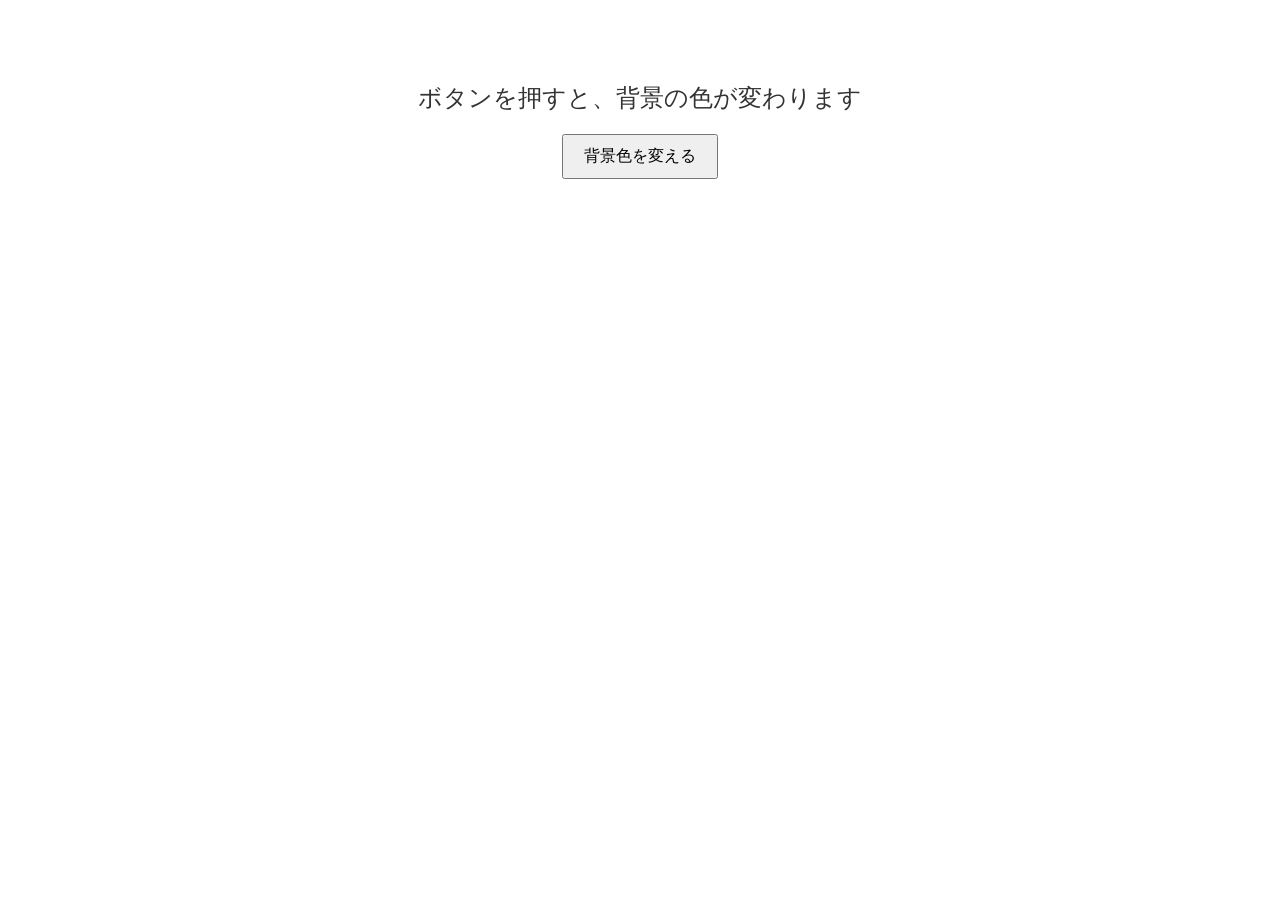
<file: task2/index.html>
<!DOCTYPE html>
<html lang="ja">
    <head>
        <meta charset="UTF-8">
        <meta name="viewport" content="width=device-width, initial-scale=1.0">
        <title> 二つのファイルに分けて連携する（課題2）</title>
        <script src="script.js" defer></script>
        <style>
            /* 見た目の調整 */
            body { font-family: sans-serif; text-align: center; padding-top: 50px; }
            button { padding: 10px 20px; font-size: 16px; cursor: pointer; }
            #layout { font-size: 24px; color: #333; margin-bottom: 20px; }
        </style>
    </head>
    <body> <!-- ボタンの配置-->
        <p id="layout">ボタンを押すと、背景の色が変わります</p>
        <button onclick="change_background_color()">背景色を変える</button>
    </body>
</html>
</file>
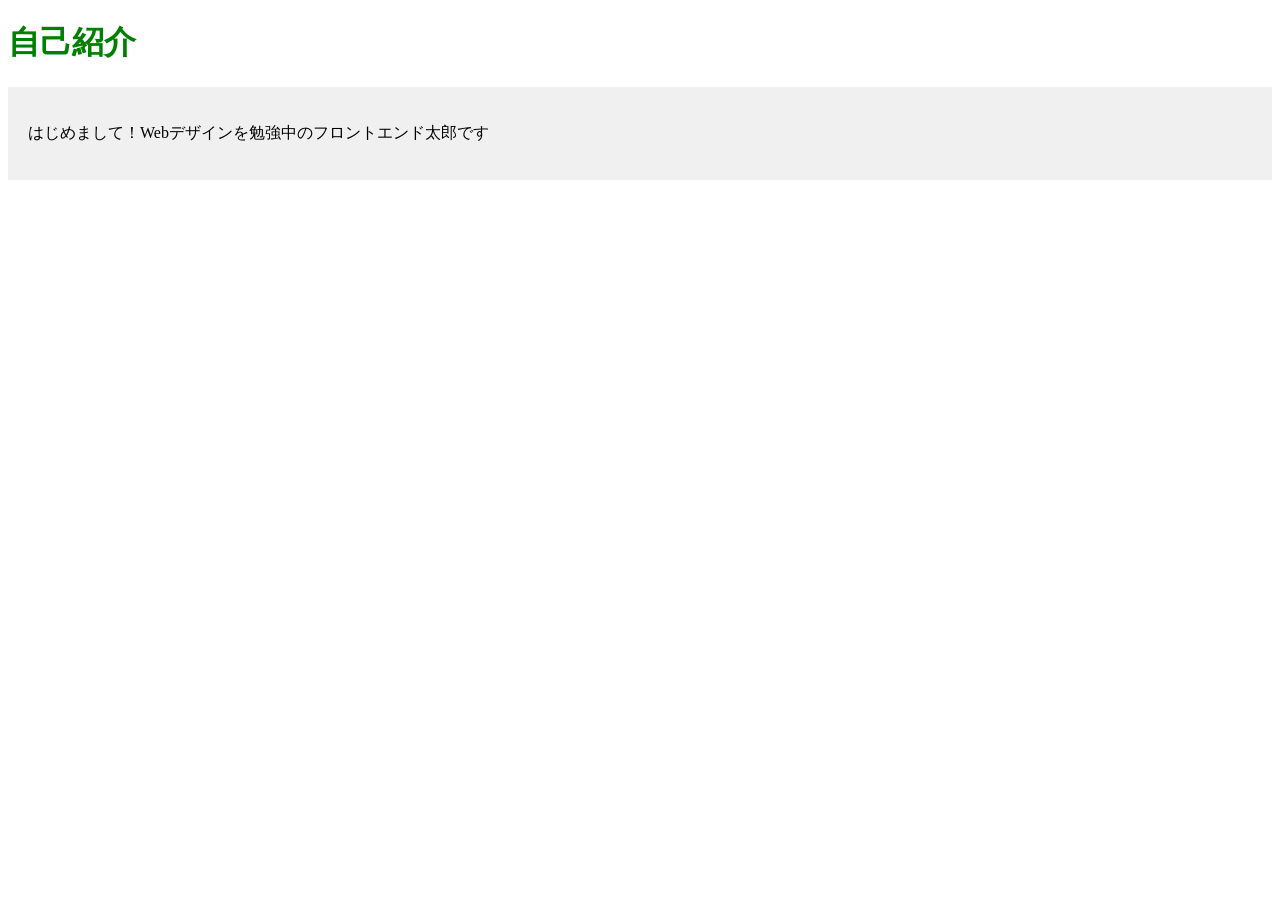
<file: task3/index.html>
<!DOCTYPE html>
<html lang="ja">
    <head>
        <meta charset="UTF-8">
        <title>自分でスタイルを当ててみよう</title>
        <link rel="stylesheet" href="style.css">
    </head>
    <body>
        <h1 class="title">自己紹介</h1>
        <div class="profile-box">
            <p>はじめまして！Webデザインを勉強中のフロントエンド太郎です</p>
        </div>
    </body>
</html>
</file>
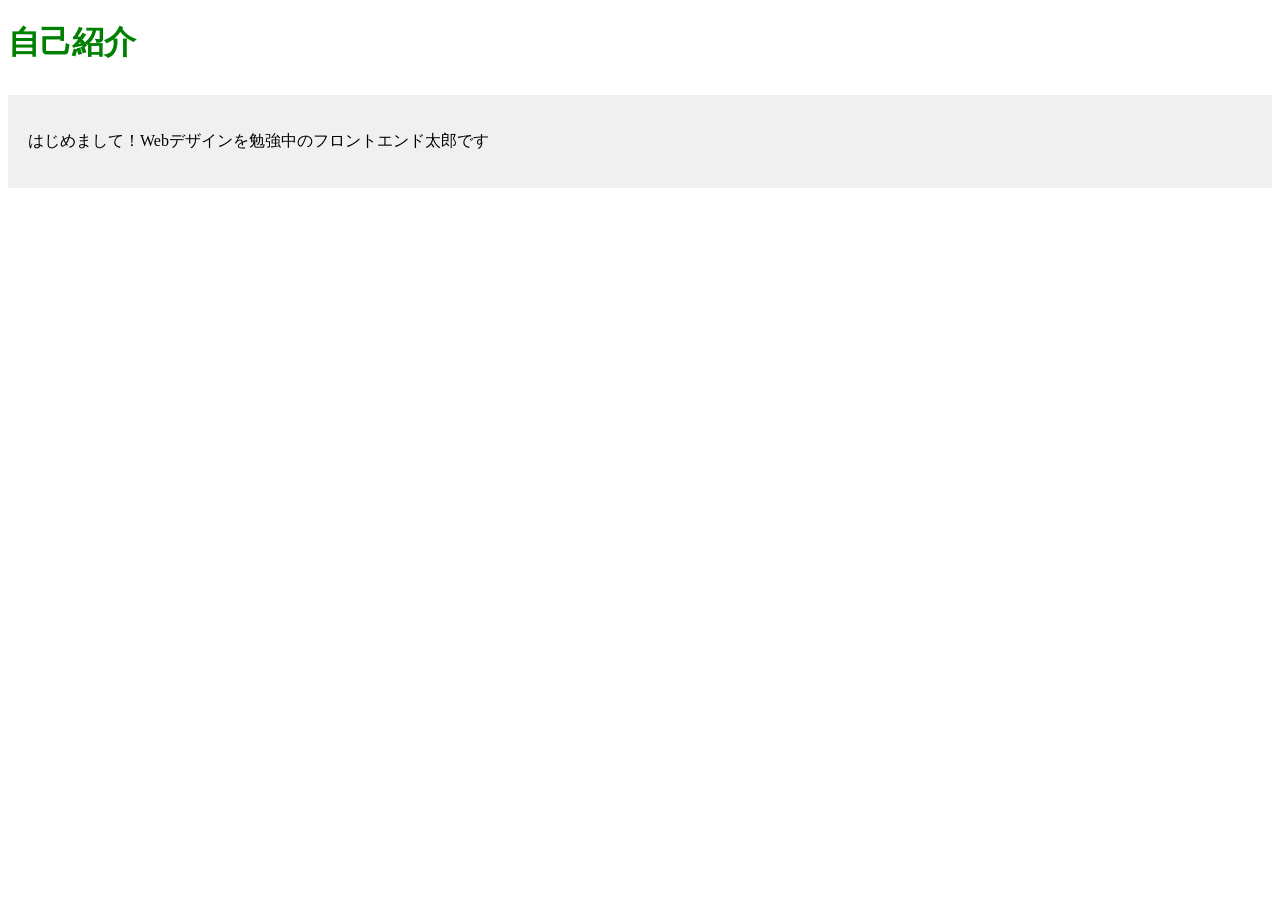
<file: task4/index.html>
<!DOCTYPE html>
<html lang="ja">

<head>
    <meta charset="UTF-8">
    <title>自分でスタイルを当ててみよう</title>
    <link rel="stylesheet" href="style.css">
</head>

<body>
    <h1 class="title">自己紹介</h1>
    <div class="profile-box">
        <p>はじめまして！Webデザインを勉強中のフロントエンド太郎です</p>
    </div>
</body>

</html>
</file>
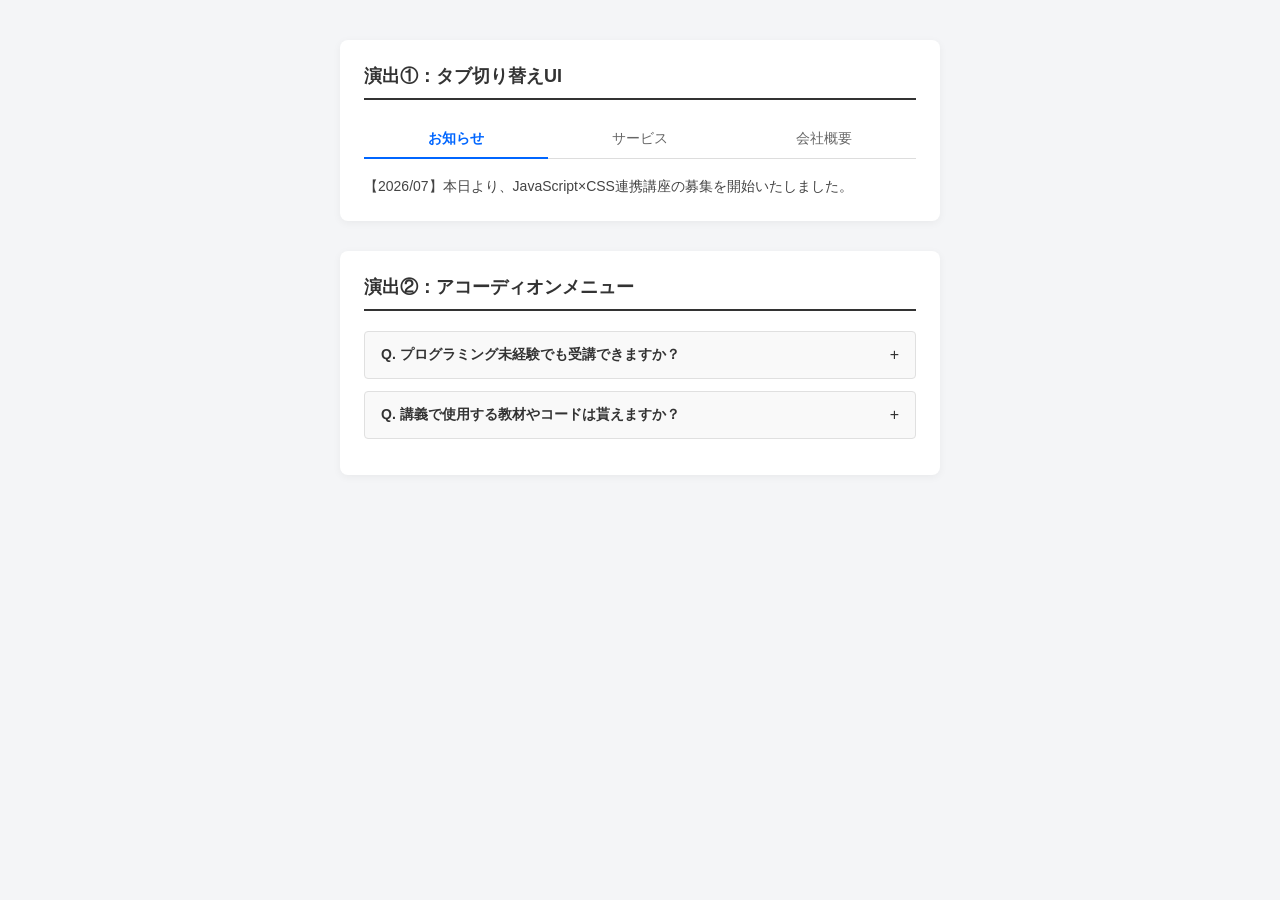
<file: task6/index.html>
<!DOCTYPE html>
<html lang="ja">
    <head>
        <meta charset="UTF-8">
        <title>課題4：タブ切り替えとアコーディオン</title>
        <link rel="stylesheet" href="style.css">
    </head>

    <body>

        <div class="container">
            <!-- 演出①：タブ切り替えUI -->
            <section class="card">
                <h2>演出①：タブ切り替えUI</h2>
                <div class="tab-group">
                    <button class="tab-btn is-active" data-target="tab1">お知らせ</button>
                    <button class="tab-btn" data-target="tab2">サービス</button>
                    <button class="tab-btn" data-target="tab3">会社概要</button>
                </div>
                <div class="tab-content-group">
                    <div id="tab1" class="tab-content is-show">
                        【2026/07】本日より、JavaScript×CSS連携講座の募集を開始いたしました。
                    </div>
                    <div id="tab2" class="tab-content">
                        私たちは、初心者のわかりやすいWeb制作教材・カリキュラムを提供しています。
                    </div>
                    <div id="tab3" class="tab-content">
                        東京・渋谷を拠点に、最先端のフロントエンド技術を伝えるスクールを運営しています。
                    </div>
                </div>
            </section>

            <!-- 演出②：アコーディオンメニュー -->
            <section class="card">
                <h2>演出②：アコーディオンメニュー</h2>
                <div class="accordion-item">
                    <div class="accordion-title">
                        <span>Q. プログラミング未経験でも受講できますか？</span>
                        <span class="icon">+</span>
                    </div>
                    <div class="accordion-content">
                        A. はい、大歓迎です。本講座はHTMLの基本を終えたばかり方を対象に設計されています。
                    </div>
                </div>
                <div class="accordion-item">
                    <div class="accordion-title">
                        <span>Q. 講義で使用する教材やコードは貰えますか？</span>
                        <span class="icon">+</span>
                    </div>
                    <div class="accordion-content">
                        A. はい、講義で解説したサンプルコードはすべて終了後に配布いたします。
                    </div>
                </div>
            </section>
        </div>

        <script src="main.js"></script>
    </body>

</html>
</file>
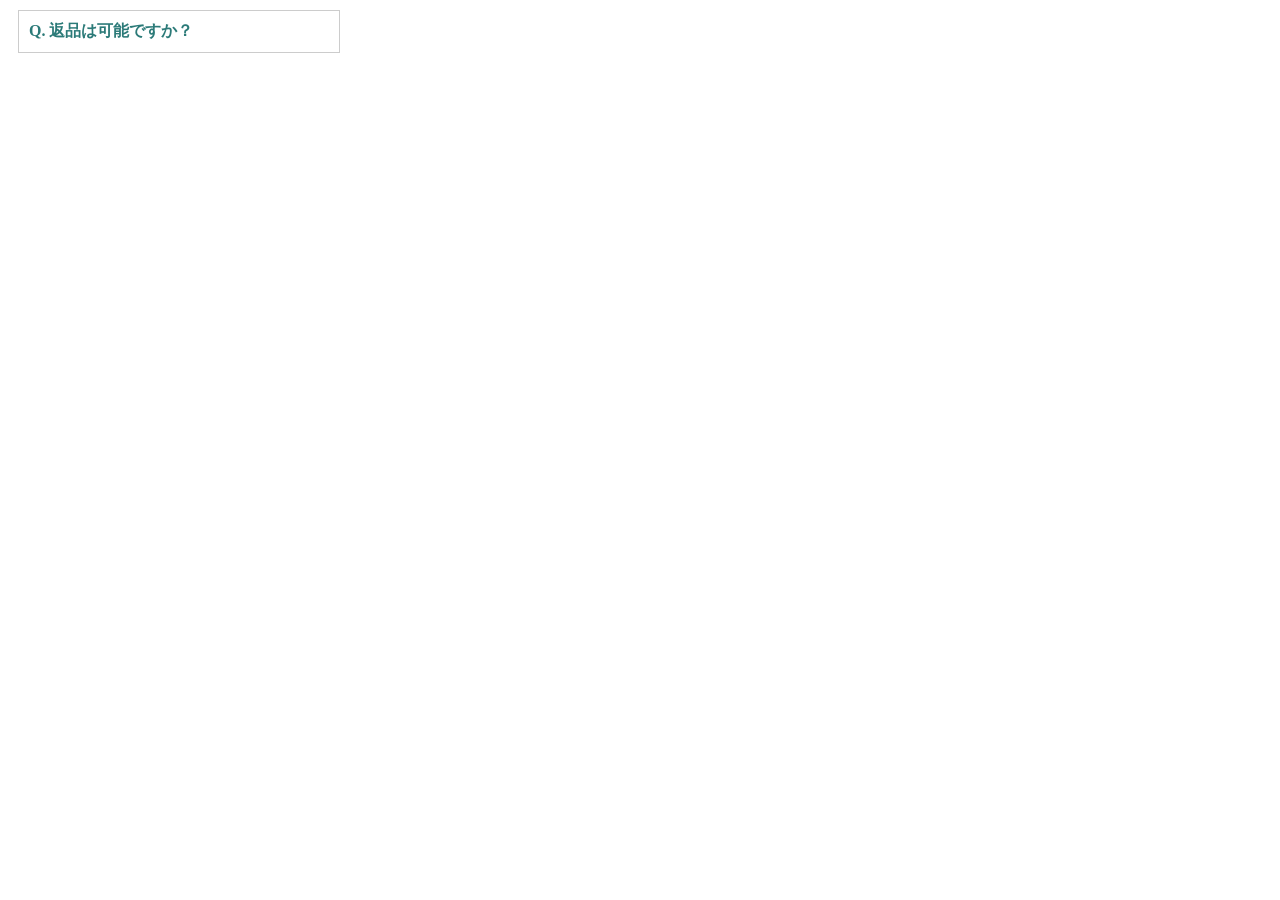
<file: task5/task5-3/index.html>
<!DOCTYPE html>
<html lang="ja">
    <head>
        <meta charset="UTF-8">
        <title>アコーディオンメニューの実装</title>
        <style>
            .accordion-content {
                display: none;
            }

            .accordion-content.active {
                display: block;
            }

            .accordion-item {
                border: 1px solid #ccc;
                margin: 10px;
                padding: 10px;
                width: 300px;
            }
            .accordion-title {
                cursor: pointer;
                font-weight: bold;
                color: #2b7a78;
            }
        </style>
    </head>
    <body>
        <div class="accordion-item">
            <dt class="accordion-title">Q. 返品は可能ですか？</dt>
            <dd class="accordion-content">A. 未開封に限り、7日以内なら可能です。</dd>
        </div>

        <script>
            const title = document.querySelector('.accordion-title');

            title.addEventListener('click', () => {
                title.nextElementSibling.classList.toggle('active')
            })
        </script>
    </body>
</html>
</file>
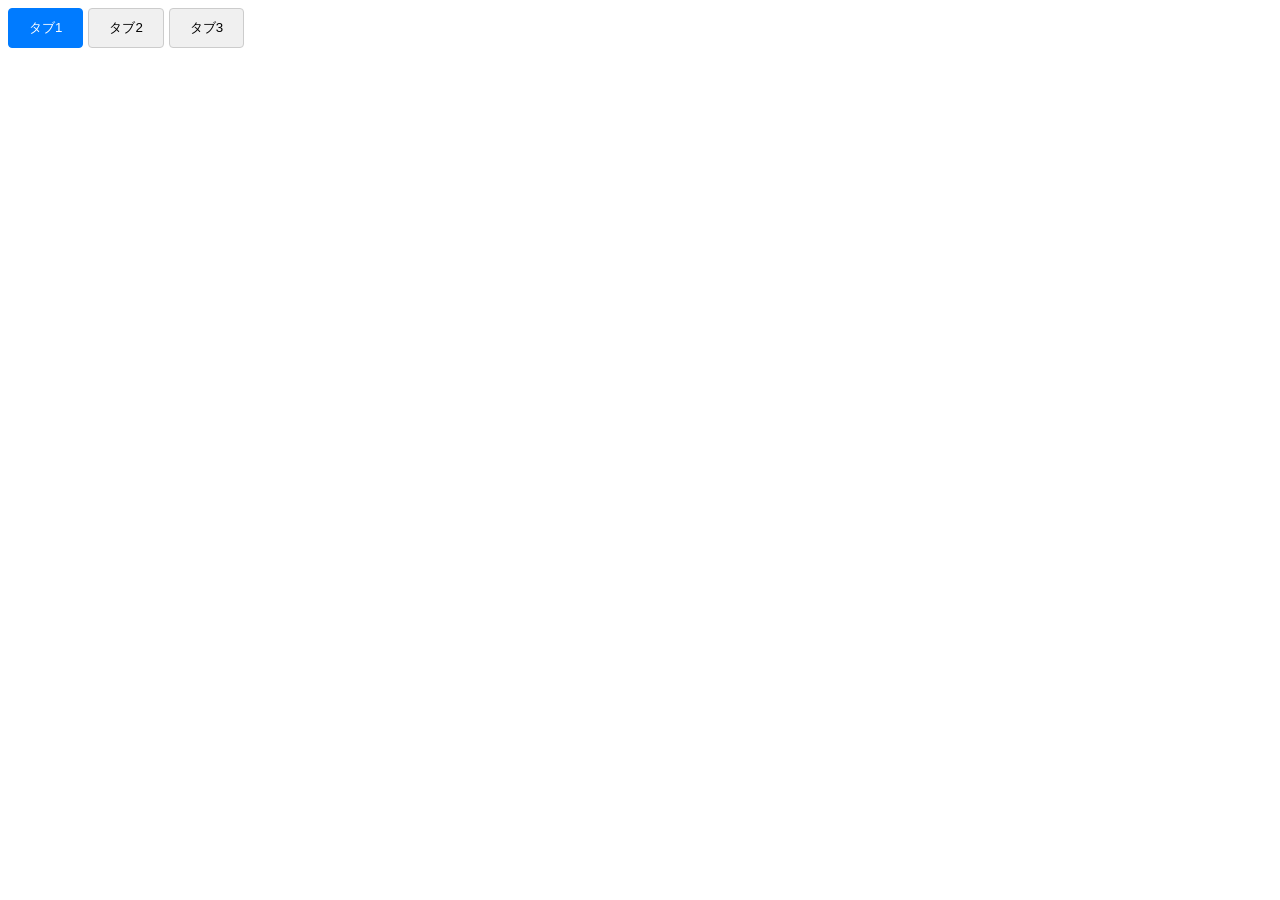
<file: task5/task5-4/index.html>
<!DOCTYPE html>
<html lang="ja">
    <head>
        <meta charset="UTF-8">
        <title>タブ切り替えUIの実装</title>
        <style>
            .tab-group {
                display: flex;
                gap: 5px;
                margin-bottom: 20px;
            }
            .tab-btn {
                padding: 10px 20px;
                cursor: pointer;
                background-color: #f0f0f0;
                border: 1px solid #ccc;
                border-radius: 4px;
            }
            /* アクティブなタブのスタイル */
            .tab-btn.is-active {
                background-color: #007bff;
                color: #fff;
                border-color: #007bff;
            }
        </style>
    </head>
    <body>
        <div class="tab-group">
            <button class="tab-btn is-active">タブ1</button>
            <button class="tab-btn">タブ2</button>
            <button class="tab-btn">タブ3</button>
        </div>

        <script>
            const tabs = document.querySelectorAll('.tab-btn');

            tabs.forEach((clickedTab) => {
                clickedTab.addEventListener('click', () => {
                    tabs.forEach((tab) => {
                        tab.classList.remove('is-active')
                    });

                    clickedTab.classList.add('is-active')
                });
            });
        </script>
    </body>
    
</html>
</file>
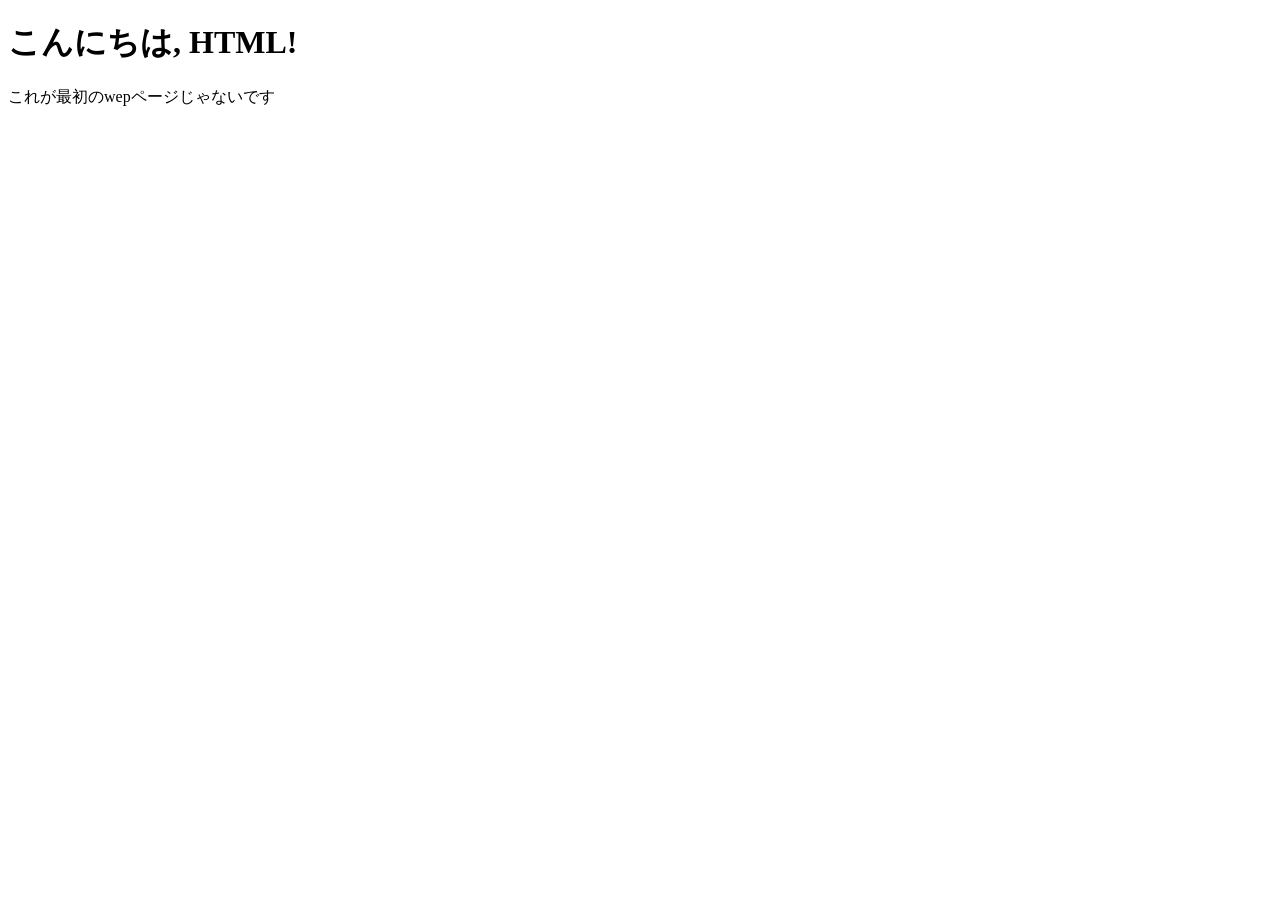
<file: practice/base.html>
<!DOCTYPE html>
<html lang="ja">
    <head>
        <meta charset="UTF-8">
        <title>初めてのwebページじゃない</title>
    </head>
    <body>
        <h1>こんにちは, HTML!</h1>
        <p>これが最初のwepページじゃないです</p>
    </body>
</html>
</file>
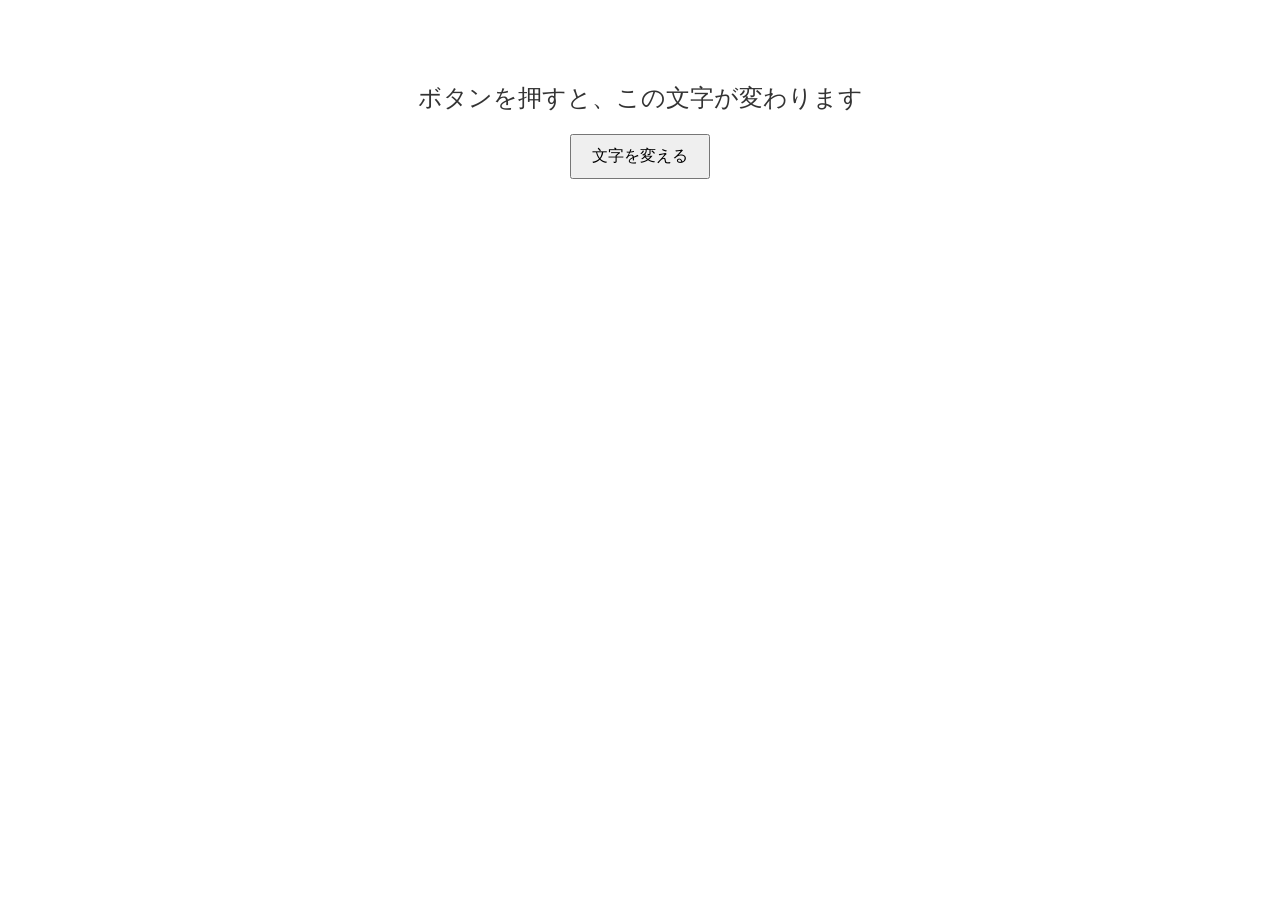
<file: practice/js-practice.html>
<!DOCTYPE html>
<html lang="ja">
    <head>
        <meta charset="UTF-8">
        <meta name="viewport" content="width=device-width, initial-scale=1.0">
        <title>Javaスクリプトを動かしてみよう</title>
        <style>
            /* 簡単な見た目の調整（CSS）*/
            body { font-family: sans-serif; text-align: center; padding-top: 50px; }
            button { padding: 10px 20px; font-size: 16px; cursor: pointer; }
            #message { font-size: 24px; color: #333; margin-bottom: 20px; }
        </style>
    </head>
    <body> <!-- 1. HTML要素の配置 -->
        <p id="message">ボタンを押すと、この文字が変わります</p>
        <button onclick="changeText()">文字を変える</button>
        <!-- 2. JavaScriptの記述 -->
        <script>
            // ボタンが押された時に実行される関数（命令セット）
            function changeText() {
                // ① HTMLの中から、idが"message"の要素を探して取得する
                const messageElement = document.getElementById("message");
                // ② 取得した要素のテキスト（中身）を新しい文字に書き換える。
                messageElement.textContent = "JavaScriptが成功しました！";
                // ③ 文字の色を赤色に変更する
                messageElement.style.color = "red";
            }
        </script>
    </body>
</html>
</file>
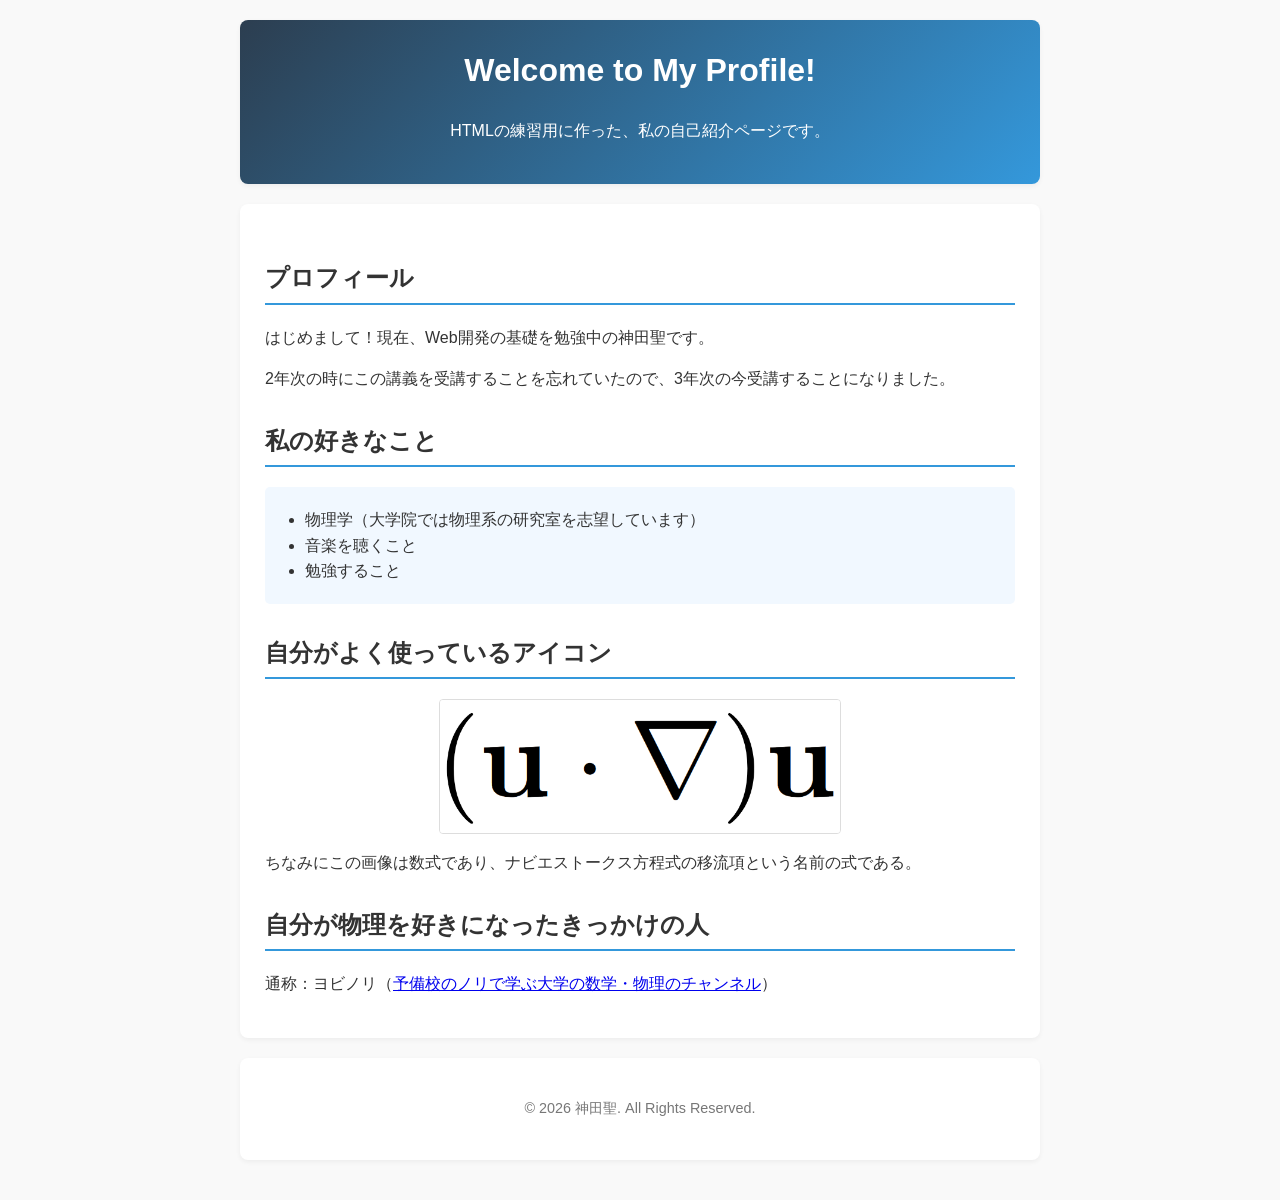
<file: task1/task1.html>
<!DOCTYPE html>
<html lang="ja">
    <head>
        <meta charset="UTF-8">
        <meta name="viewport" content="width=device-width, initial-scale=1.0">
        <title>私の自己紹介ページ(課題1)</title>
        <style>
            /* 簡易的なCSS（見た目をちょっと整える設定） */
            body {
                font-family: sans-serif;
                max-width: 800px;
                margin: 0 auto;
                padding: 20px;
                line-height: 1.6;
                color: #333;
                background-color: #f9f9f9;
            }

            header,
            main,
            footer {
                background-color: #fff;
                padding: 25px;
                margin-bottom: 20px;
                border-radius: 8px;
                box-shadow: 0 2px 5px rgba(0, 0, 0, 0.05);
            }

            header {
                text-align: center;
                background: linear-gradient(135deg, #2c3e50, #3498db);
                color: white;
            }

            h1 {
                margin-top: 0;
            }

            h2 {
                border-bottom: 2px solid #3498db;
                padding-bottom: 5px;
                margin-top: 30px;
            }

            ul {
                background-color: #f1f8ff;
                padding: 20px 20px 20px 40px;
                border-radius: 5px;
            }

            .icon-img {
                display: block;
                max-width: 100%;
                height: auto;
                margin: 10px auto;
                border: 1px solid #ddd;
                border-radius: 4px;
            }

            footer {
                text-align: center;
                font-size: 0.9rem;
                color: #777;
            }
        </style>
    </head>

    <body>
        <!-- 1. ヘッダー領域 -->
        <header>
            <h1>Welcome to My Profile!</h1>
            <p>HTMLの練習用に作った、私の自己紹介ページです。</p>
        </header>

        <!-- 2. 自己紹介メインエリア -->
        <main>
            <h2>プロフィール</h2>
            <p>はじめまして！現在、Web開発の基礎を勉強中の神田聖です。</p>
            <p>2年次の時にこの講義を受講することを忘れていたので、3年次の今受講することになりました。</p>

            <h2>私の好きなこと</h2>
            <ul>
                <li>物理学（大学院では物理系の研究室を志望しています）</li>
                <li>音楽を聴くこと</li>
                <li>勉強すること</li>
            </ul>

            <h2>自分がよく使っているアイコン</h2>
            <img src="my-icon.png" alt="自分がよく使うアイコン" width="400" class="icon-img">
            <p>ちなみにこの画像は数式であり、ナビエストークス方程式の移流項という名前の式である。</p>

            <h2>自分が物理を好きになったきっかけの人</h2>
            <p>
                通称：ヨビノリ（<a href="https://www.youtube.com/@yobinori" target="_blank">予備校のノリで学ぶ大学の数学・物理のチャンネル</a>）
            </p>
        </main>

        <!-- 3. フッター領域 -->
        <footer>
            <p>&copy; 2026 神田聖. All Rights Reserved.</p>
        </footer>
    </body>
</html>
</file>
<file: task3/style.css>
.title {
    color: green;
    font-size: 32px;
}

.profile-box {
    background-color: #f0f0f0;
    padding: 20px;
}
</file>
<file: task4/style.css>
.title {
    color: green;
    font-size: 32px;
    margin-bottom: 30px;
}

.profile-box {
    background-color: #f0f0f0;
    padding: 20px;
    margin-top: 20;
}
</file>
<file: task6/style.css>
/* 全体のレイアウト */
body {
    background-color: #f4f5f7;
    font-family: sans-serif;
    color: #333;
    margin: 0;
    padding: 40px 0;
}

.container {
    max-width: 600px;
    margin: 0 auto;
    display: flex;
    flex-direction: column;
    gap: 30px;
}

/* カードのデザイン */
.card {
    background-color: #fff;
    border-radius: 8px;
    box-shadow: 0 2px 8px rgba(0, 0, 0, 0.05);
    padding: 24px;
}

.card h2 {
    font-size: 18px;
    margin-top: 0;
    margin-bottom: 20px;
    padding-bottom: 10px;
    border-bottom: 2px solid #333;
}

/* 演出①：タブ切り替えUIのスタイル */
.tab-group {
    display: flex;
    border-bottom: 1px solid #ddd;
    margin-bottom: 16px;
}

.tab-btn {
    flex: 1;
    background: none;
    border: none;
    padding: 10px;
    font-size: 14px;
    cursor: pointer;
    color: #666;
    position: relative;
    text-align: center;
}

.tab-btn.is-active {
    color: #0066ff;
    font-weight: bold;
}

.tab-btn.is-active::after {
    content: '';
    position: absolute;
    bottom: -1px;
    left: 0;
    width: 100%;
    height: 2px;
    background-color: #0066ff;
}

.tab-content {
    display: none;
    font-size: 14px;
    line-height: 1.6;
    color: #444;
}

.tab-content.is-show {
    display: block;
}

/* 演出②：アコーディオンメニューのスタイル */
.accordion-item {
    border: 1px solid #e0e0e0;
    border-radius: 4px;
    margin-bottom: 12px;
    background-color: #f9f9f9;
}

.accordion-title {
    padding: 14px 16px;
    font-size: 14px;
    font-weight: bold;
    cursor: pointer;
    display: flex;
    justify-content: space-between;
    align-items: center;
}

.accordion-title .icon {
    font-size: 16px;
    font-weight: normal;
}

.accordion-content {
    display: none;
    padding: 14px 16px;
    font-size: 14px;
    background-color: #fff;
    border-top: 1px solid #e0e0e0;
    line-height: 1.6;
    color: #444;
}

/* アコーディオンが開いたときの状態（クラスが付与されたとき） */
.accordion-item.is-open .accordion-content {
    display: block;
}

.accordion-item.is-open .icon {
    /* 開いたときに「+」を「×」にするなどの演出 */
    content: "×";
}
</file>
